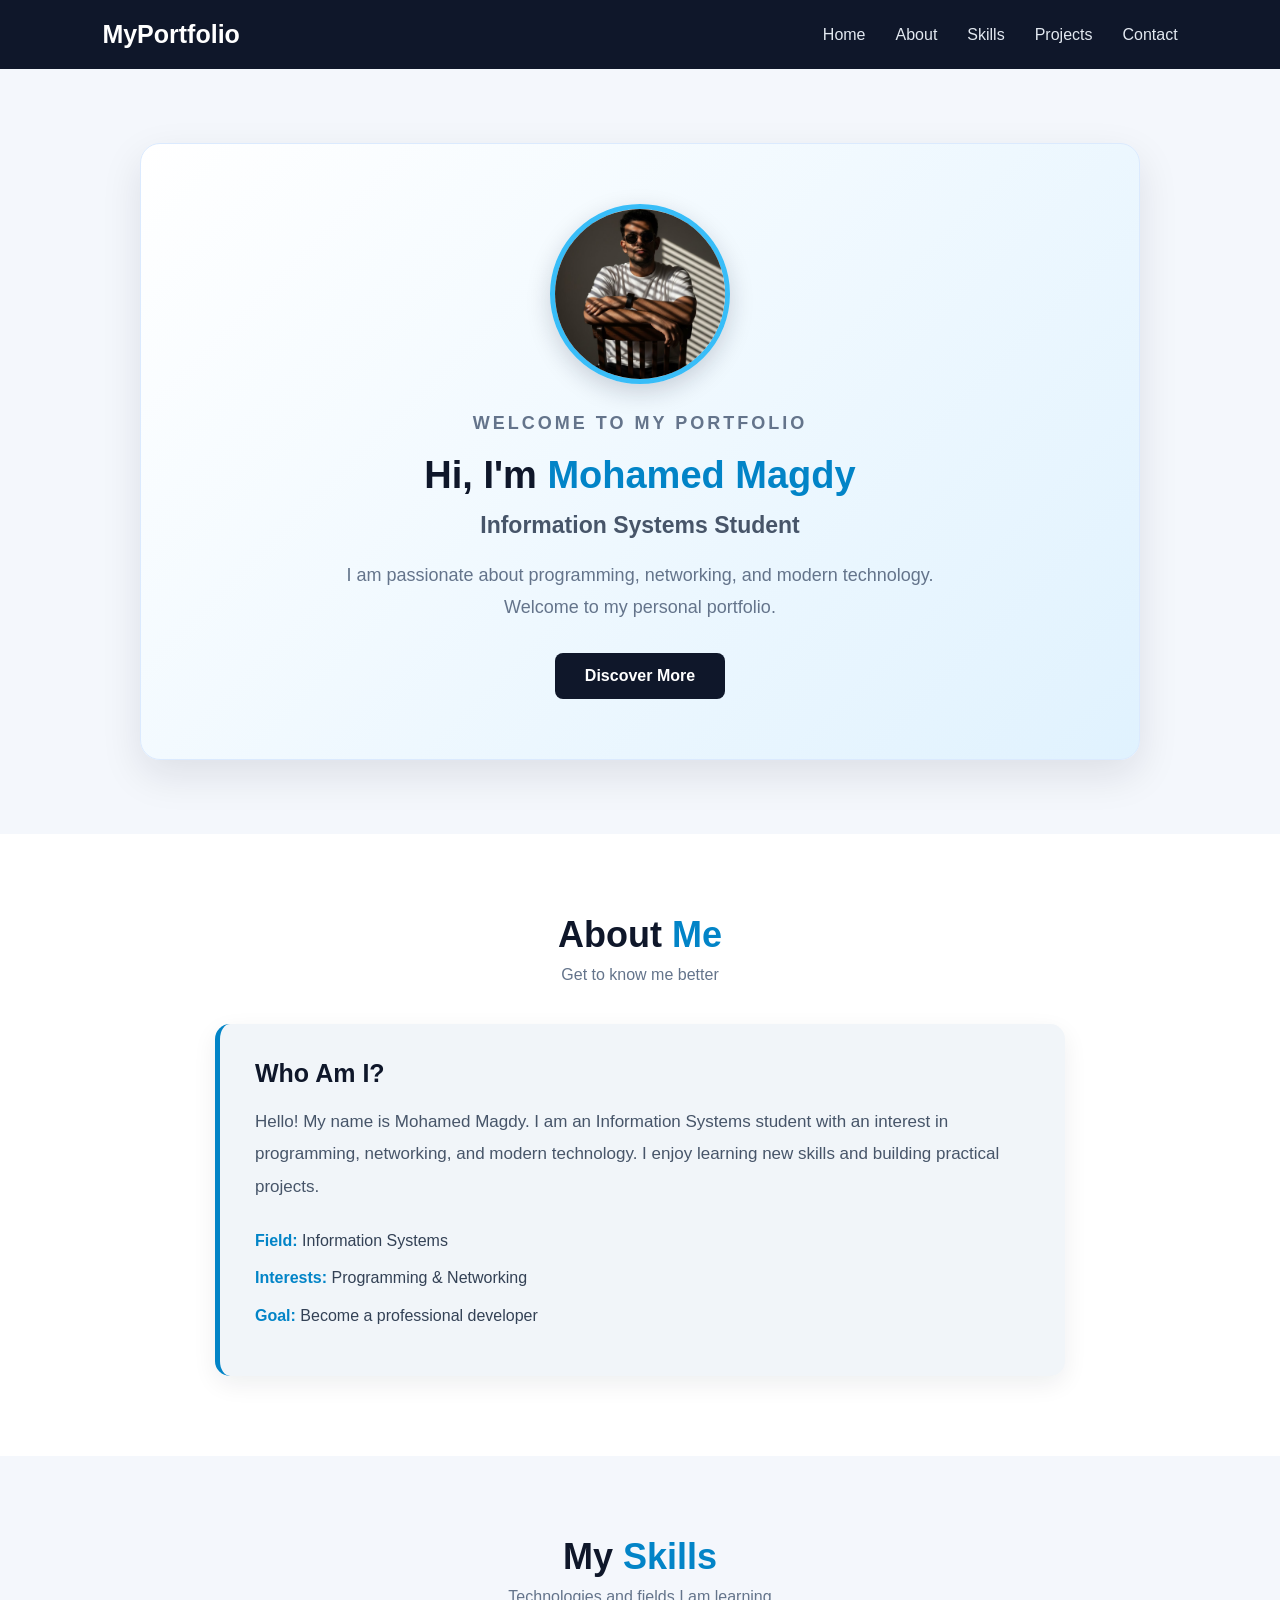
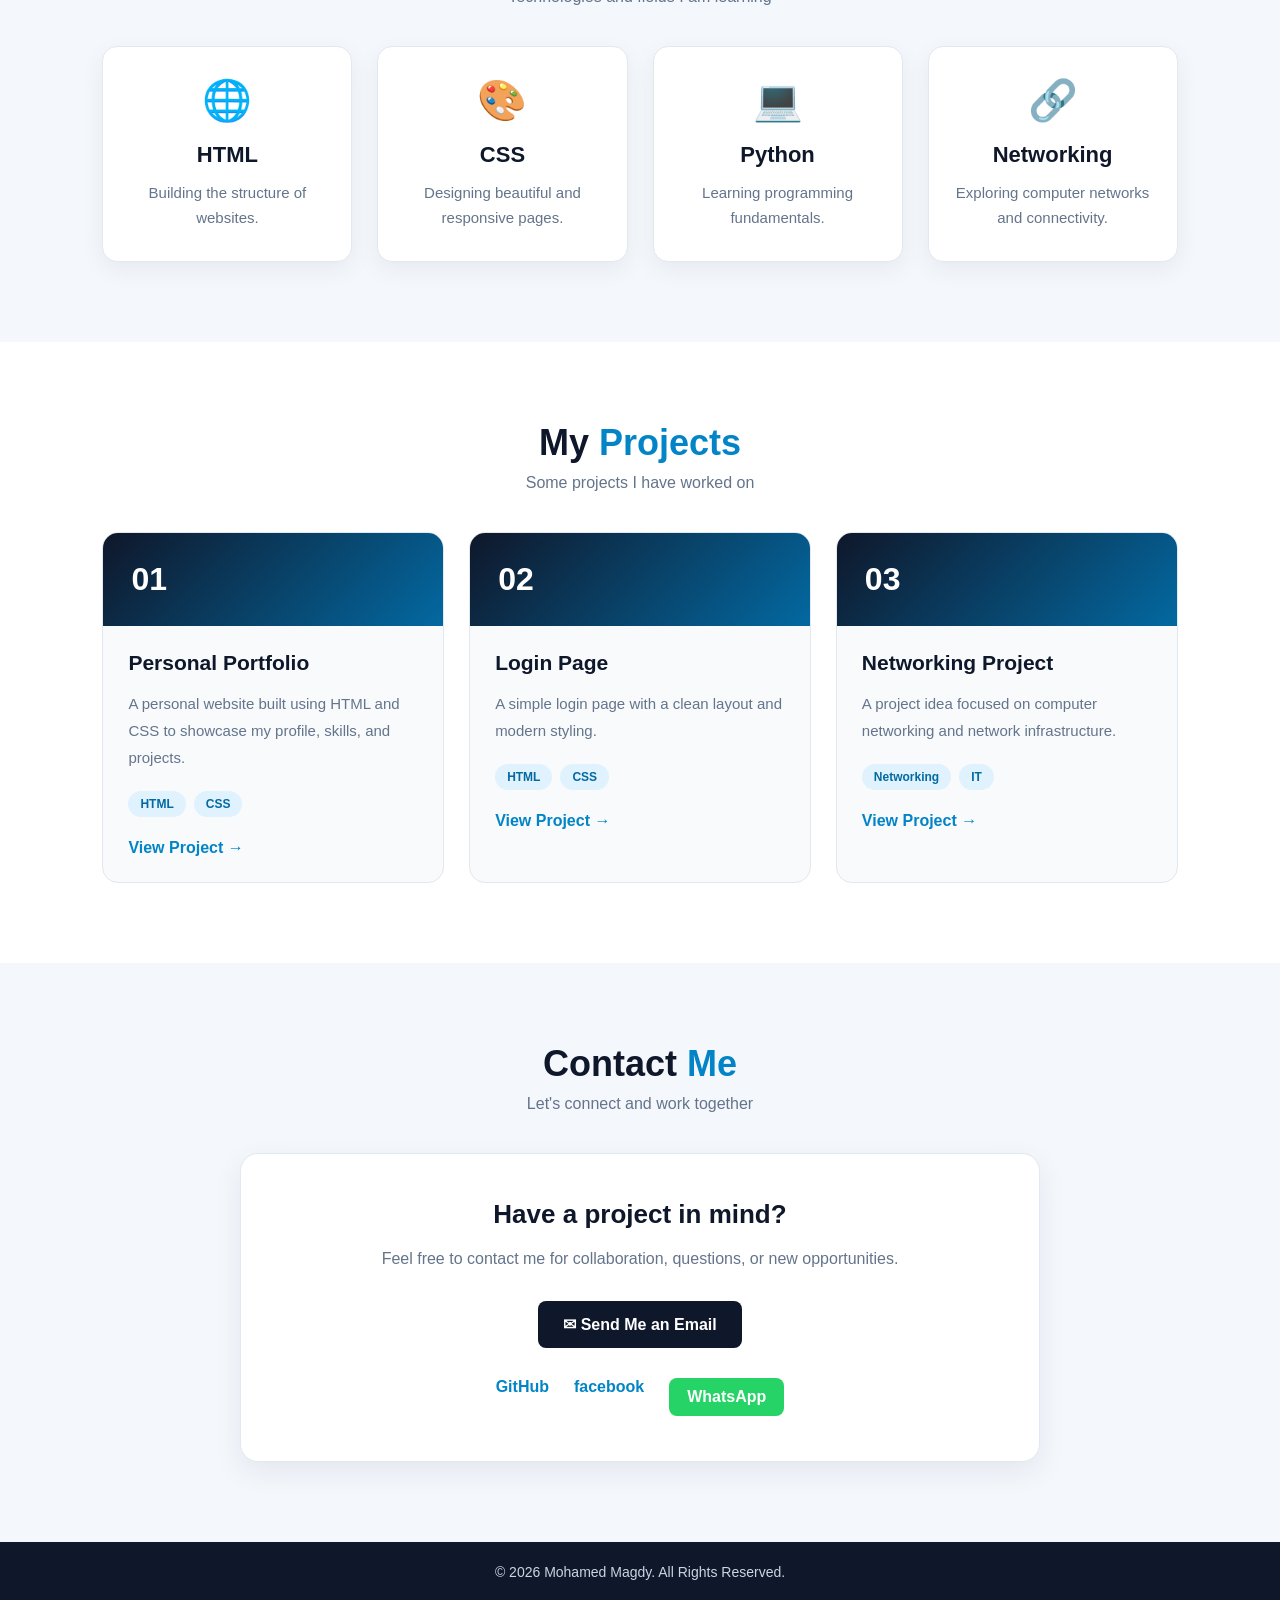
<file: index.html>
<!DOCTYPE html>
<html lang="en">
<head>
    <meta charset="UTF-8">
    <meta name="viewport" content="width=device-width, initial-scale=1.0">
    <title>My Personal Portfolio</title>
    <link rel="stylesheet" href="style.css">
</head>
<body>

  

<!DOCTYPE html>
<html lang="en">
<head>
    <meta charset="UTF-8">
    <meta name="viewport" content="width=device-width, initial-scale=1.0">
    <title>My Personal Portfolio</title>
    <link rel="stylesheet" href="style.css">
</head>
<body>

    <nav class="navbar">
        <a href="#" class="logo">MyPortfolio</a>

        <ul class="nav-links">
            <li><a href="#home">Home</a></li>
            <li><a href="#about">About</a></li>
            <li><a href="#skills">Skills</a></li>
            <li><a href="#projects">Projects</a></li>
            <li><a href="#contact">Contact</a></li>
        </ul>
    </nav>

   
<section id="home">
    <div class="hero-box">
        
<img src="profile.jpg.jpg"
     alt="My Personal Photo"
     class="profile-img">



        <p class="welcome-text">WELCOME TO MY PORTFOLIO</p>

        <h1>Hi, I'm <span>Mohamed Magdy</span></h1>

        <h2>Information Systems Student</h2>

        <p class="hero-description">
            I am passionate about programming, networking,
            and modern technology. Welcome to my personal portfolio.
        </p>

        <a href="#about" class="hero-btn">Discover More</a>
    </div>
</section>


<!-- About Me Section -->
<section id="about" class="about-section">

    <div class="section-heading">
        <h2>About <span>Me</span></h2>
        <p>Get to know me better</p>
    </div>

    <div class="about-box">
        <h3>Who Am I?</h3>

        <p>
            Hello! My name is Mohamed Magdy.
            I am an Information Systems student with an
            interest in programming, networking, and modern technology.
            I enjoy learning new skills and building practical projects.
        </p>

        <div class="about-info">
            <p><strong>Field:</strong> Information Systems</p>
            <p><strong>Interests:</strong> Programming & Networking</p>
            <p><strong>Goal:</strong> Become a professional developer</p>
        </div>
    </div>

</section>

<!-- Skills Section -->
<section id="skills" class="skills-section">

    <div class="section-heading">
        <h2>My <span>Skills</span></h2>
        <p>Technologies and fields I am learning</p>
    </div>

    <div class="skills-container">

        <div class="skill-card">
            <div class="skill-icon">🌐</div>
            <h3>HTML</h3>
            <p>Building the structure of websites.</p>
        </div>

        <div class="skill-card">
            <div class="skill-icon">🎨</div>
            <h3>CSS</h3>
            <p>Designing beautiful and responsive pages.</p>
        </div>

        <div class="skill-card">
            <div class="skill-icon">💻</div>
            <h3>Python</h3>
            <p>Learning programming fundamentals.</p>
        </div>

        <div class="skill-card">
            <div class="skill-icon">🔗</div>
            <h3>Networking</h3>
            <p>Exploring computer networks and connectivity.</p>
        </div>

    </div>

</section>


<!-- Projects Section -->
<section id="projects" class="projects-section">

    <div class="section-heading">
        <h2>My <span>Projects</span></h2>
        <p>Some projects I have worked on</p>
    </div>

    <div class="projects-container">

        <div class="project-card">
            <div class="project-number">01</div>

            <div class="project-content">
                <h3>Personal Portfolio</h3>

                <p>
                    A personal website built using HTML and CSS
                    to showcase my profile, skills, and projects.
                </p>

                <div class="project-tags">
                    <span>HTML</span>
                    <span>CSS</span>
                </div>

                <a href="#home" class="project-link">
                    View Project &rarr;
                </a>
            </div>
        </div>

        <div class="project-card">
            <div class="project-number">02</div>



            <div class="project-content">
                <h3>Login Page</h3>

                <p>
                    A simple login page with a clean layout
                    and modern styling.
                </p>

                <div class="project-tags">
                    <span>HTML</span>
                    <span>CSS</span>
                </div>
            
                <a href="Projects and Login Destinations.html" class="project-link">
                    View Project &rarr;
                </a>
            </div>
        </div>

        <div class="project-card">
            <div class="project-number">03</div>

            <div class="project-content">
                <h3>Networking Project</h3>

                <p>
                    A project idea focused on computer
                    networking and network infrastructure.
                </p>

                <div class="project-tags">
                    <span>Networking</span>
                    <span>IT</span>
                </div>

                <a href="#projects" class="project-link">
                    View Project &rarr;
                </a>
            </div>
        </div>

    </div>

</section>


<!-- Contact Section -->
<section id="contact" class="contact-section">

    <div class="section-heading">
        <h2>Contact <span>Me</span></h2>
        <p>Let's connect and work together</p>
    </div>

    <div class="contact-box">

        <h3>Have a project in mind?</h3>

        <p>
            Feel free to contact me for collaboration,
            questions, or new opportunities.
        </p>

        
       
            <a href="https://mail.google.com/mail/?view=cm&to=mohamed123rany174@gmail.com"
                        target="_blank"
                    rel="noopener noreferrer"
                      class="contact-btn">
                      <span>✉</span> Send Me an Email
            </a>



        <div class="social-links">
            <a href="https://github.com/Magdy74BX2/"
               target="_blank"
               rel="noopener noreferrer">GitHub</a>

            <a href="https://www.facebook.com/share/1KGVgF2dK6/"
               target="_blank"
               rel="noopener noreferrer">facebook</a>

            <a href="https://wa.me/201018435116" target="_blank" rel="noopener noreferrer" class="whatsapp-link">
           WhatsApp
         </a>





        </div>

    </div>

</section>

<footer class="footer">
    <p>&copy; 2026 Mohamed Magdy. All Rights Reserved.</p>
</footer>
















</body>
</html>
</file>
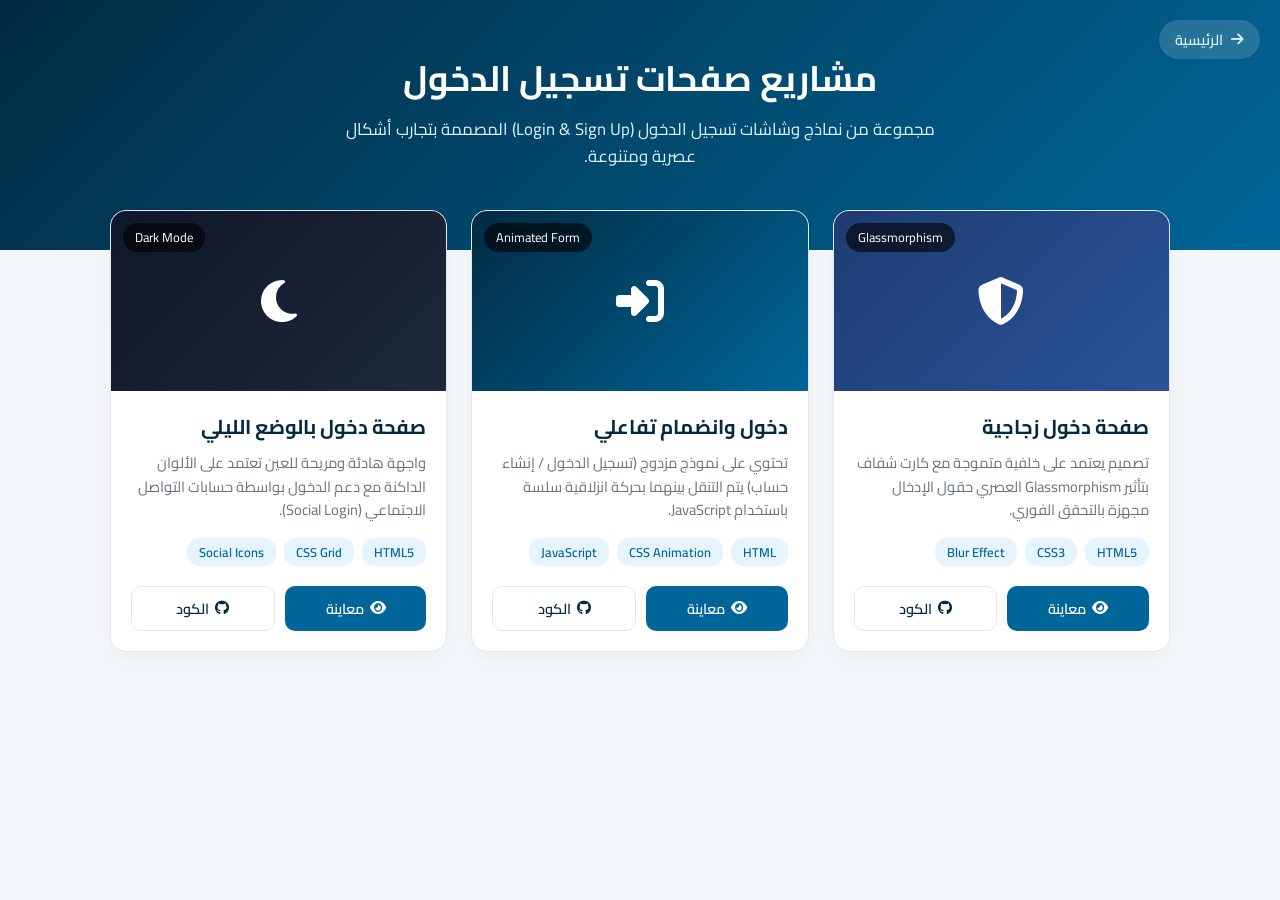
<file: Projects and Login Destinations.html>
<!DOCTYPE html>
<html lang="ar" dir="rtl">
<head>
  <meta charset="UTF-8">
  <meta name="viewport" content="width=device-width, initial-scale=1.0">
  <title>معرض مشاريع صفحات تسجيل الدخول</title>
  
  <!-- خطوط Google -->
  <link rel="preconnect" href="https://fonts.googleapis.com">
  <link rel="preconnect" href="https://fonts.gstatic.com" crossorigin>
  <link href="https://fonts.googleapis.com/css2?family=Cairo:wght@400;600;700&family=Inter:wght@400;500;600;700&display=swap" rel="stylesheet">
  
  <!-- مكتبة الأيقونات Font Awesome -->
  <link rel="stylesheet" href="https://cdnjs.cloudflare.com/ajax/libs/font-awesome/6.4.0/css/all.min.css">

  <style>
    :root {
      --primary-dark: #022b42;
      --primary-blue: #006699;
      --accent-blue: #e6f4ff;
      --bg-color: #f4f7fa;
      --card-bg: #ffffff;
      --text-main: #1f2937;
      --text-muted: #6b7280;
      --border-color: #e5e7eb;
      --radius: 16px;
    }

    * {
      box-sizing: border-box;
      margin: 0;
      padding: 0;
      font-family: 'Cairo', 'Inter', sans-serif;
    }

    body {
      background-color: var(--bg-color);
      color: var(--text-main);
      line-height: 1.6;
      padding-bottom: 60px;
    }

    /* رأس الصفحة */
    header {
      background: linear-gradient(135deg, var(--primary-dark) 0%, var(--primary-blue) 100%);
      color: white;
      padding: 50px 20px 80px;
      text-align: center;
      position: relative;
    }

    .header-container {
      max-width: 900px;
      margin: 0 auto;
    }

    .back-btn {
      position: absolute;
      right: 20px;
      top: 20px;
      display: inline-flex;
      align-items: center;
      gap: 8px;
      color: #e0f2fe;
      text-decoration: none;
      font-weight: 600;
      font-size: 0.9rem;
      padding: 8px 16px;
      background: rgba(255, 255, 255, 0.15);
      border-radius: 30px;
      backdrop-filter: blur(5px);
      transition: all 0.3s ease;
    }

    .back-btn:hover {
      background: rgba(255, 255, 255, 0.25);
      transform: translateX(3px);
    }

    .header-title {
      font-size: 2.2rem;
      font-weight: 700;
      margin-bottom: 10px;
    }

    .header-subtitle {
      font-size: 1.05rem;
      color: #e0f2fe;
      max-width: 600px;
      margin: 0 auto;
    }

    /* الحاوية الرئيسية */
    main {
      max-width: 1100px;
      margin: -40px auto 0;
      padding: 0 20px;
      position: relative;
      z-index: 10;
    }

    /* شبكة عرض الكروت */
    .projects-grid {
      display: grid;
      grid-template-columns: repeat(auto-fit, minmax(320px, 1fr));
      gap: 24px;
    }

    /* كارت مشروع تسجيل الدخول */
    .project-card {
      background: var(--card-bg);
      border-radius: var(--radius);
      border: 1px solid var(--border-color);
      overflow: hidden;
      box-shadow: 0 10px 25px -5px rgba(0, 0, 0, 0.05);
      transition: all 0.3s ease;
      display: flex;
      flex-direction: column;
    }

    .project-card:hover {
      transform: translateY(-6px);
      box-shadow: 0 15px 30px -5px rgba(0, 0, 0, 0.1);
      border-color: var(--primary-blue);
    }

    /* مبيّن صورة/معاينة الكارت */
    .card-preview {
      height: 180px;
      background: linear-gradient(135deg, #1e3c72 0%, #2a5298 100%);
      display: flex;
      align-items: center;
      justify-content: center;
      color: white;
      font-size: 3rem;
      position: relative;
    }

    .card-preview img {
      width: 100%;
      height: 100%;
      object-fit: cover;
    }

    .badge {
      position: absolute;
      top: 12px;
      left: 12px;
      background: rgba(0, 0, 0, 0.6);
      color: white;
      padding: 4px 12px;
      border-radius: 20px;
      font-size: 0.8rem;
      backdrop-filter: blur(4px);
    }

    /* محتوى الكارت */
    .card-body {
      padding: 20px;
      display: flex;
      flex-direction: column;
      flex-grow: 1;
    }

    .card-title {
      font-size: 1.25rem;
      font-weight: 700;
      color: var(--primary-dark);
      margin-bottom: 8px;
    }

    .card-desc {
      color: var(--text-muted);
      font-size: 0.92rem;
      margin-bottom: 16px;
      flex-grow: 1;
    }

    /* التاجز للتقنيات */
    .tags-container {
      display: flex;
      flex-wrap: wrap;
      gap: 8px;
      margin-bottom: 20px;
    }

    .tag {
      background-color: var(--accent-blue);
      color: var(--primary-blue);
      padding: 4px 12px;
      border-radius: 12px;
      font-weight: 600;
      font-size: 0.8rem;
    }

    /* أزرار الروابط */
    .card-actions {
      display: flex;
      gap: 10px;
    }

    .btn {
      flex: 1;
      padding: 10px;
      border-radius: 10px;
      text-decoration: none;
      font-size: 0.9rem;
      font-weight: 600;
      text-align: center;
      display: inline-flex;
      align-items: center;
      justify-content: center;
      gap: 6px;
      transition: all 0.25s ease;
    }

    .btn-primary {
      background-color: var(--primary-blue);
      color: white;
    }

    .btn-primary:hover {
      background-color: var(--primary-dark);
    }

    .btn-outline {
      background-color: transparent;
      color: var(--primary-dark);
      border: 1px solid var(--border-color);
    }

    .btn-outline:hover {
      background-color: #f3f4f6;
      border-color: var(--primary-dark);
    }
  </style>
</head>
<body>

  <!-- هيدر الصفحة -->
  <header>
    <div class="header-container">
      <a href="index.html" class="back-btn">
        <i class="fa-solid fa-arrow-right"></i> الرئيسية
      </a>
      <h1 class="header-title">مشاريع صفحات تسجيل الدخول</h1>
      <p class="header-subtitle">مجموعة من نماذج وشاشات تسجيل الدخول (Login & Sign Up) المصممة بتجارب أشكال عصرية ومتنوعة.</p>
    </div>
  </header>

  <!-- شبكة المشاريع -->
  <main>
    <div class="projects-grid">

      <!-- مشروع 1: تصميم بسيط وزجاجي (Glassmorphism) -->
      <div class="project-card">
        <div class="card-preview">
          <i class="fa-solid fa-shield-halved"></i>
          <span class="badge">Glassmorphism</span>
        </div>
        <div class="card-body">
          <h3 class="card-title">صفحة دخول زجاجية</h3>
          <p class="card-desc">تصميم يعتمد على خلفية متموجة مع كارت شفاف بتأثير Glassmorphism العصري حقول الإدخال مجهزة بالتحقق الفوري.</p>
          <div class="tags-container">
            <span class="tag">HTML5</span>
            <span class="tag">CSS3</span>
            <span class="tag">Blur Effect</span>
          </div>
          <div class="card-actions">
            <a href="https://example.com/login1" target="_blank" class="btn btn-primary">
              <i class="fa-solid fa-eye"></i> معاينة
            </a>
            <a href="https://github.com/username/glass-login" target="_blank" class="btn btn-outline">
              <i class="fa-brands fa-github"></i> الكود
            </a>
          </div>
        </div>
      </div>

      <!-- مشروع 2: صفحة دخول مع تبديل بين الدخول والتسجيل (Sliding Form) -->
      <div class="project-card">
        <div class="card-preview" style="background: linear-gradient(135deg, #022b42 0%, #006699 100%);">
          <i class="fa-solid fa-right-to-bracket"></i>
          <span class="badge">Animated Form</span>
        </div>
        <div class="card-body">
          <h3 class="card-title">دخول وانضمام تفاعلي</h3>
          <p class="card-desc">تحتوي على نموذج مزدوج (تسجيل الدخول / إنشاء حساب) يتم التنقل بينهما بحركة انزلاقية سلسة باستخدام JavaScript.</p>
          <div class="tags-container">
            <span class="tag">HTML</span>
            <span class="tag">CSS Animation</span>
            <span class="tag">JavaScript</span>
          </div>
          <div class="card-actions">
            <a href="https://example.com/login2" target="_blank" class="btn btn-primary">
              <i class="fa-solid fa-eye"></i> معاينة
            </a>
            <a href="https://github.com/username/sliding-login" target="_blank" class="btn btn-outline">
              <i class="fa-brands fa-github"></i> الكود
            </a>
          </div>
        </div>
      </div>

      <!-- مشروع 3: تصميم مينيمال وداكن (Dark Mode Login) -->
      <div class="project-card">
        <div class="card-preview" style="background: linear-gradient(135deg, #0f172a 0%, #1e293b 100%);">
          <i class="fa-solid fa-moon"></i>
          <span class="badge">Dark Mode</span>
        </div>
        <div class="card-body">
          <h3 class="card-title">صفحة دخول بالوضع الليلي</h3>
          <p class="card-desc">واجهة هادئة ومريحة للعين تعتمد على الألوان الداكنة مع دعم الدخول بواسطة حسابات التواصل الاجتماعي (Social Login).</p>
          <div class="tags-container">
            <span class="tag">HTML5</span>
            <span class="tag">CSS Grid</span>
            <span class="tag">Social Icons</span>
          </div>
          <div class="card-actions">
            <a href="https://example.com/login3" target="_blank" class="btn btn-primary">
              <i class="fa-solid fa-eye"></i> معاينة
            </a>
            <a href="https://github.com/username/dark-login" target="_blank" class="btn btn-outline">
              <i class="fa-brands fa-github"></i> الكود
            </a>
          </div>
        </div>
      </div>

    </div>
  </main>

</body>
</html>
</file>
<file: style.css>
/* إعدادات الصفحة الأساسية */
* {
    margin: 0;
    padding: 0;
    box-sizing: border-box;
}

body {
    font-family: Arial, sans-serif;
    background-color: #f4f7fc;
    color: #1e293b;
}


/* شريط التنقل */
.navbar {
    background-color: #0f172a;
    padding: 20px 8%;
    display: flex;
    justify-content: space-between;
    align-items: center;
}

/* اسم الموقع */
.logo {
    color: #ffffff;
    font-size: 25px;
    font-weight: bold;
    text-decoration: none;
}

/* قائمة الروابط */
.nav-links {
    list-style: none;
    display: flex;
    gap: 30px;
}

/* شكل الروابط */
.nav-links a {
    color: #e2e8f0;
    text-decoration: none;
    font-size: 16px;
    transition: color 0.3s;
}

/* عند مرور الماوس */
.nav-links a:hover {
    color: #38bdf8;
}

/* القسم الرئيسي */
#home {
    text-align: center;
    padding: 100px 20px;
}

#home h1 {
    font-size: 38px;
    margin-bottom: 15px;
}

#home p {
    font-size: 18px;
    color: #64748b;
}

/* القسم الرئيسي */
#home {
    min-height: 85vh;
    display: flex;
    justify-content: center;
    align-items: center;
    padding: 50px 8%;
}

/* مربع الترحيب */
.hero-box {
    width: 100%;
    max-width: 1000px;
    padding: 60px 40px;
    background: linear-gradient(135deg, #ffffff, #e0f2fe);
    border: 1px solid #dbeafe;
    border-radius: 20px;
    text-align: center;
    box-shadow: 0 15px 40px rgba(15, 23, 42, 0.10);
}

/* النص الترحيبي */
.welcome-text {
    color: #0284c7;
    font-size: 14px;
    font-weight: bold;
    letter-spacing: 3px;
    margin-bottom: 20px;
}

/* الاسم */
.hero-box h1 {
    font-size: 42px;
    color: #0f172a;
    margin-bottom: 15px;
}

.hero-box h1 span {
    color: #0284c7;
}

/* التخصص */
.hero-box h2 {
    font-size: 23px;
    color: #475569;
    margin-bottom: 20px;
}

/* الوصف */
.hero-description {
    max-width: 650px;
    margin: 0 auto 30px;
    color: #64748b;
    font-size: 17px;
    line-height: 1.8;
}

/* الزر */
.hero-btn {
    display: inline-block;
    background-color: #0f172a;
    color: white;
    padding: 14px 30px;
    border-radius: 8px;
    text-decoration: none;
    font-weight: bold;
    transition: 0.3s;
}

.hero-btn:hover {
    background-color: #0284c7;
    transform: translateY(-3px);
}

/* الصورة الشخصية الدائرية */
.profile-img {
    width: 180px;
    height: 180px;
    border-radius: 50%;
    object-fit: cover;
    border: 5px solid #38bdf8;
    box-shadow: 0 8px 25px rgba(15, 23, 42, 0.18);
    margin-bottom: 25px;
    transition: transform 0.3s ease;
}

.profile-img:hover {
    transform: scale(1.05);
}

/* تصغير الصورة على الموبايل */
@media (max-width: 600px) {
    .profile-img {
        width: 140px;
        height: 140px;
    }

    .hero-box {
        padding: 40px 20px;
    }

    .hero-box h1 {
        font-size: 30px;
    }
}


/* About Me Section */
.about-section {
    padding: 80px 8%;
    background-color: #ffffff;
}

/* عنوان القسم */
.section-heading {
    text-align: center;
    margin-bottom: 40px;
}

.section-heading h2 {
    font-size: 36px;
    color: #0f172a;
    margin-bottom: 10px;
}

.section-heading h2 span {
    color: #0284c7;
}

.section-heading p {
    color: #64748b;
    font-size: 16px;
}

/* مربع النبذة */
.about-box {
    max-width: 850px;
    margin: auto;
    padding: 35px;
    background-color: #f1f5f9;
    border-radius: 15px;
    border-left: 5px solid #0284c7;
    box-shadow: 0 8px 25px rgba(15, 23, 42, 0.07);
}

.about-box h3 {
    font-size: 25px;
    color: #0f172a;
    margin-bottom: 18px;
}

.about-box > p {
    color: #475569;
    font-size: 17px;
    line-height: 1.9;
    margin-bottom: 25px;
}

.about-info p {
    color: #334155;
    margin-bottom: 12px;
    line-height: 1.6;
}

.about-info strong {
    color: #0284c7;
}



/* Skills Section */
.skills-section {
    padding: 80px 8%;
    background-color: #f4f7fc;
}

/* Skills Cards Container */
.skills-container {
    display: grid;
    grid-template-columns: repeat(4, minmax(0, 1fr));
    gap: 25px;
    max-width: 1200px;
    margin: auto;
}

/* Individual Skill Card */
.skill-card {
    background-color: #ffffff;
    padding: 30px 20px;
    border-radius: 15px;
    text-align: center;
    border: 1px solid #e2e8f0;
    box-shadow: 0 8px 25px rgba(15, 23, 42, 0.06);
    transition: transform 0.3s ease,
                box-shadow 0.3s ease;
}

.skill-card:hover {
    transform: translateY(-8px);
    box-shadow: 0 15px 30px rgba(15, 23, 42, 0.12);
}

/* Skill Icon */
.skill-icon {
    font-size: 40px;
    margin-bottom: 18px;
}

.skill-card h3 {
    color: #0f172a;
    font-size: 22px;
    margin-bottom: 12px;
}

.skill-card p {
    color: #64748b;
    font-size: 15px;
    line-height: 1.7;
}

/* Responsive Design */
@media (max-width: 900px) {
    .skills-container {
        grid-template-columns: repeat(2, minmax(0, 1fr));
    }
}

@media (max-width: 500px) {
    .skills-container {
        grid-template-columns: 1fr;
    }
}

/* Projects Section */
.projects-section {
    padding: 80px 8%;
    background-color: #ffffff;
}

.projects-container {
    display: grid;
    grid-template-columns: repeat(3, minmax(0, 1fr));
    gap: 25px;
    max-width: 1200px;
    margin: auto;
}

.project-card {
    background-color: #f8fafc;
    border: 1px solid #e2e8f0;
    border-radius: 16px;
    overflow: hidden;
    transition: transform 0.3s ease,
                box-shadow 0.3s ease;
}

.project-card:hover {
    transform: translateY(-7px);
    box-shadow: 0 15px 30px rgba(15, 23, 42, 0.10);
}

.project-number {
    background: linear-gradient(135deg, #0f172a, #0369a1);
    color: #ffffff;
    font-size: 32px;
    font-weight: bold;
    padding: 28px;
}

.project-content {
    padding: 25px;
}

.project-content h3 {
    color: #0f172a;
    font-size: 21px;
    margin-bottom: 15px;
}

.project-content p {
    color: #64748b;
    font-size: 15px;
    line-height: 1.8;
    margin-bottom: 20px;
}

.project-tags {
    display: flex;
    flex-wrap: wrap;
    gap: 8px;
    margin-bottom: 22px;
}

.project-tags span {
    background-color: #e0f2fe;
    color: #0369a1;
    padding: 6px 12px;
    border-radius: 20px;
    font-size: 12px;
    font-weight: bold;
}

.project-link {
    display: inline-block;
    color: #0284c7;
    font-weight: bold;
    text-decoration: none;
}

.project-link:hover {
    color: #0f172a;
}

/* Responsive Projects */
@media (max-width: 900px) {
    .projects-container {
        grid-template-columns: repeat(2, minmax(0, 1fr));
    }
}

@media (max-width: 600px) {
    .projects-container {
        grid-template-columns: 1fr;
    }
}

/* Contact Section */
.contact-section {
    padding: 80px 8%;
    background-color: #f4f7fc;
}

.contact-box {
    max-width: 800px;
    margin: auto;
    padding: 45px 25px;
    text-align: center;
    background-color: #ffffff;
    border: 1px solid #e2e8f0;
    border-radius: 18px;
    box-shadow: 0 10px 30px rgba(15, 23, 42, 0.07);
}

.contact-box h3 {
    color: #0f172a;
    font-size: 26px;
    margin-bottom: 15px;
}

.contact-box > p {
    color: #64748b;
    font-size: 16px;
    line-height: 1.8;
    margin-bottom: 28px;
}

.contact-btn {
    display: inline-block;
    padding: 14px 25px;
    background-color: #0f172a;
    color: #ffffff;
    border-radius: 8px;
    text-decoration: none;
    font-weight: bold;
    transition: background-color 0.3s;
}

.contact-btn:hover {
    background-color: #0284c7;
}

.social-links {
    display: flex;
    justify-content: center;
    flex-wrap: wrap;
    gap: 25px;
    margin-top: 30px;
}

.social-links a {
    color: #0284c7;
    text-decoration: none;
    font-weight: bold;
}

.social-links a:hover {
    color: #0f172a;
}

/* Footer */
.footer {
    background-color: #0f172a;
    color: #cbd5e1;
    text-align: center;
    padding: 22px 15px;
    font-size: 14px;
}

.whatsapp-link {
    background-color: #25D366;
    color: #fff !important;
    padding: 10px 18px;
    border-radius: 8px;
    transition: 0.3s;
}

.whatsapp-link:hover {
    background-color: #128C7E;
    color: #fff !important;
    transform: translateY(-3px);
}
</file>
